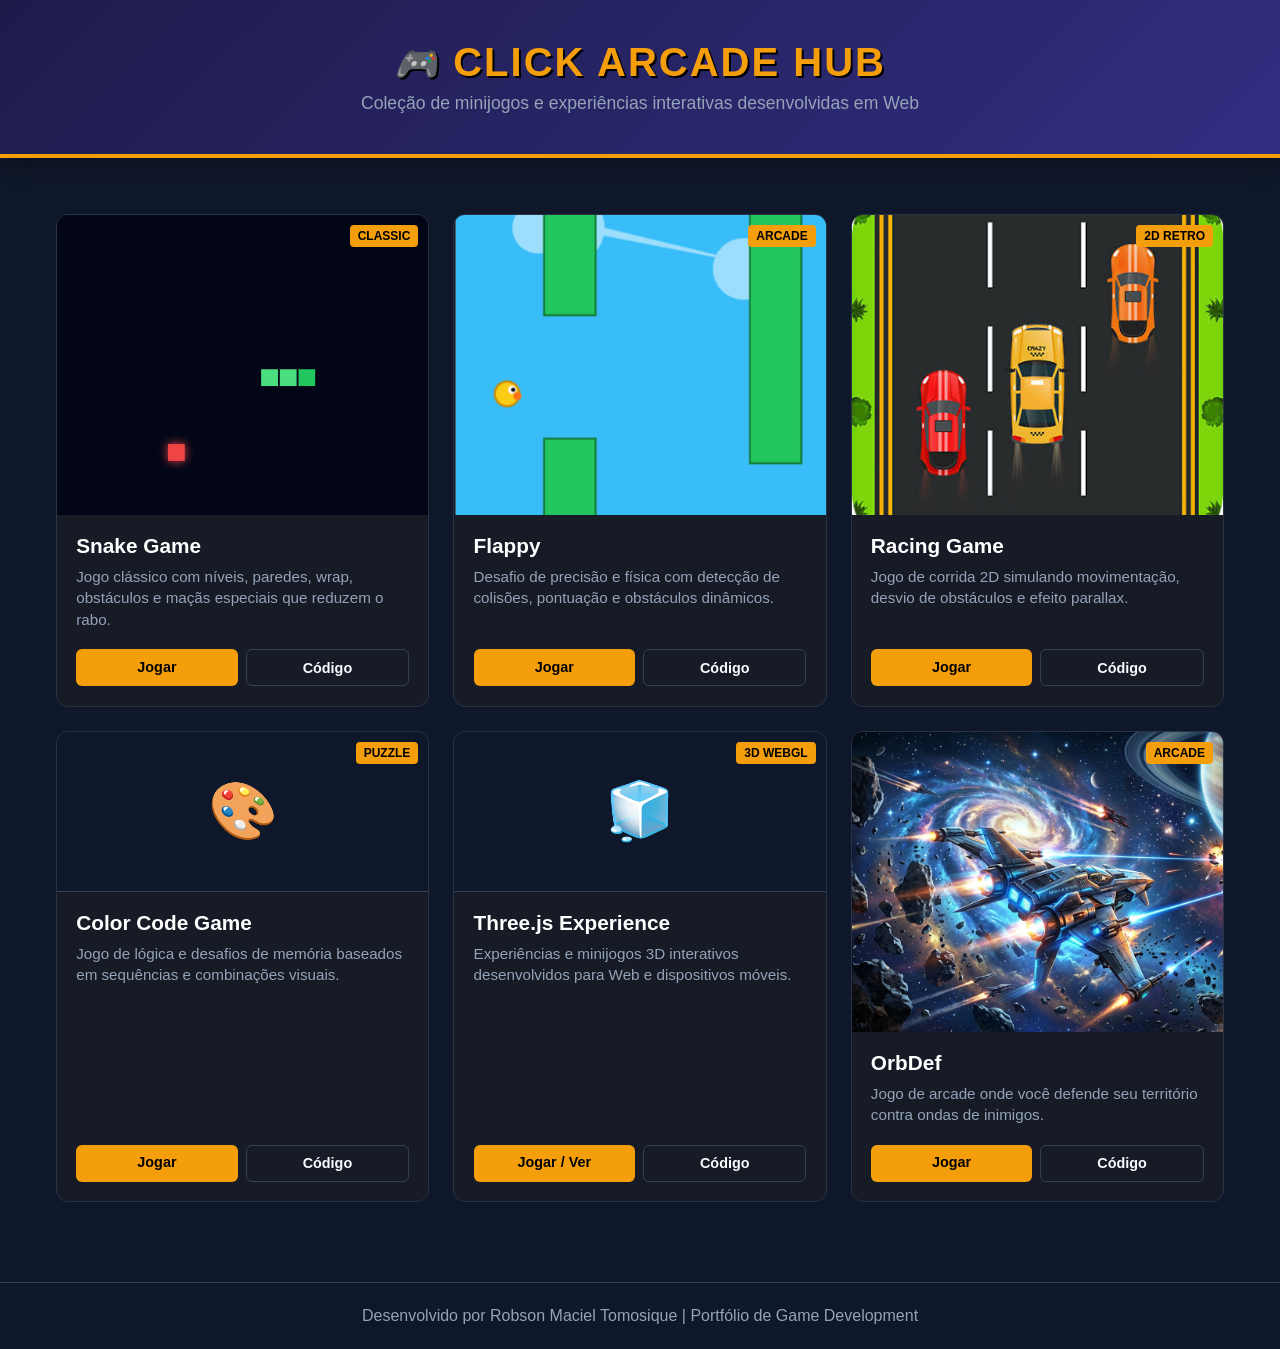
<file: index.html>
<!DOCTYPE html>
<html lang="pt-BR">
<head>
  <meta charset="UTF-8" />
  <meta name="viewport" content="width=device-width, initial-scale=1.0" />
  <title>Arcade Hub | Meus Jogos</title>
  <link rel="stylesheet" href="./style.css" />
</head>
<body>
 
  <header class="header">
  <h1>
    <!-- Ícone do Joystick animado (Lucide, FontAwesome ou SVG) -->
    <i class="lucide-gamepad-2 header-logo-icon">🎮</i> 
    CLICK ARCADE HUB
  </h1>
  <p>Coleção de minijogos e experiências interativas desenvolvidas em Web</p>
</header>

  <main class="container">
    <div class="grid-games">
      
      <!-- Jogo 1: Snake Game -->
      <article class="game-card">
        <div class="game-thumb-container">
          <img src="click-arcade-hub/assets/img/snake-game-preview.png" alt="Snake Game Preview">
          <span class="badge">Classic</span>
        </div>
        <div class="card-body">
          <h3>Snake Game</h3>
          <p>Jogo clássico com níveis, paredes, wrap, obstáculos e maçãs especiais que reduzem o rabo.</p>
          <div class="card-actions">
            <a href="click-arcade-hub/games/snake/index.html" class="btn btn-play">Jogar</a>
            <a href="https://github.com/RobsonMT2018/arcade-hub/tree/main/click-arcade-hub/games/snake" target="_blank" class="btn btn-code">Código</a>
          </div>
        </div>
      </article>

      <!-- Jogo 2: Flappy Bird -->
      <article class="game-card">
        <div class="game-thumb-container">
          <img src="click-arcade-hub/assets/img/flappy-game-preview.png" alt="Flappy Bird Preview">
          <span class="badge">Arcade</span>
        </div>
        <div class="card-body">
          <h3>Flappy</h3>
          <p>Desafio de precisão e física com detecção de colisões, pontuação e obstáculos dinâmicos.</p>
          <div class="card-actions">
            <a href="click-arcade-hub/games/flappy/index.html" class="btn btn-play">Jogar</a>
            <a href="https://github.com/RobsonMT2018/arcade-hub/tree/main/games/flappy" target="_blank" class="btn btn-code">Código</a>
          </div>
        </div>
      </article>

      <!-- Jogo 3: Racing Game -->
      <article class="game-card">
        <div class="game-thumb-container">
              <img src="click-arcade-hub/assets/img/racing-game-preview.png" alt="Racing Game Preview">
          <span class="badge">2D Retro</span>
        </div>
        <div class="card-body">
          <h3>Racing Game</h3>
          <p>Jogo de corrida 2D simulando movimentação, desvio de obstáculos e efeito parallax.</p>
          <div class="card-actions">
            <a href="click-arcade-hub/games/racing/index.html" class="btn btn-play">Jogar</a>
            <a href="https://github.com/RobsonMT2018/arcade-hub/tree/main/games/racing" target="_blank" class="btn btn-code">Código</a>
          </div>
        </div>
      </article>

      <!-- Jogo 4: Color Code Game -->
      <article class="game-card">
        <div class="card-banner">
          🎨
          <span class="badge">Puzzle</span>
        </div>
        <div class="card-body">
          <h3>Color Code Game</h3>
          <p>Jogo de lógica e desafios de memória baseados em sequências e combinações visuais.</p>
          <div class="card-actions">
            <a href="click-arcade-hub/games/color-code/index.html" class="btn btn-play">Jogar</a>
            <a href="https://github.com/RobsonMT2018/arcade-hub/tree/main/games/color-code" target="_blank" class="btn btn-code">Código</a>
          </div>
        </div>
      </article>

      <!-- Jogo 5: Three.js Experience -->
      <article class="game-card">
        <div class="card-banner">
          🧊
          <span class="badge">3D WebGL</span>
        </div>
        <div class="card-body">
          <h3>Three.js Experience</h3>
          <p>Experiências e minijogos 3D interativos desenvolvidos para Web e dispositivos móveis.</p>
          <div class="card-actions">
            <a href="click-arcade-hub/games/threejs/index.html" class="btn btn-play">Jogar / Ver</a>
            <a href="https://github.com/RobsonMT2018/arcade-hub/tree/main/games/threejs" target="_blank" class="btn btn-code">Código</a>
          </div>
        </div>
      </article>

      <!-- Jogo 6: OrbDef-->
       <article class="game-card">
           <div class="game-thumb-container">
           <img src="click-arcade-hub/assets/img/orbdef-game-preview.png" alt="OrbDef Preview">
          <span class="badge">Arcade</span>
        </div>
        <div class="card-body">
          <h3>OrbDef</h3>
          <p>Jogo de arcade onde você defende seu território contra ondas de inimigos.</p>
          <div class="card-actions">
            <a href="click-arcade-hub/games/orbdef/index.html" class="btn btn-play">Jogar</a>
            <a href="https://github.com/RobsonMT2018/arcade-hub/tree/main/games/orbdef" target="_blank" class="btn btn-code">Código</a>
          </div>
        </div>
      </article>
    </div>
  </main>

  <footer>
    <p>Desenvolvido por Robson Maciel Tomosique | Portfólio de Game Development</p>
  </footer>

</body>
</html>
</file>
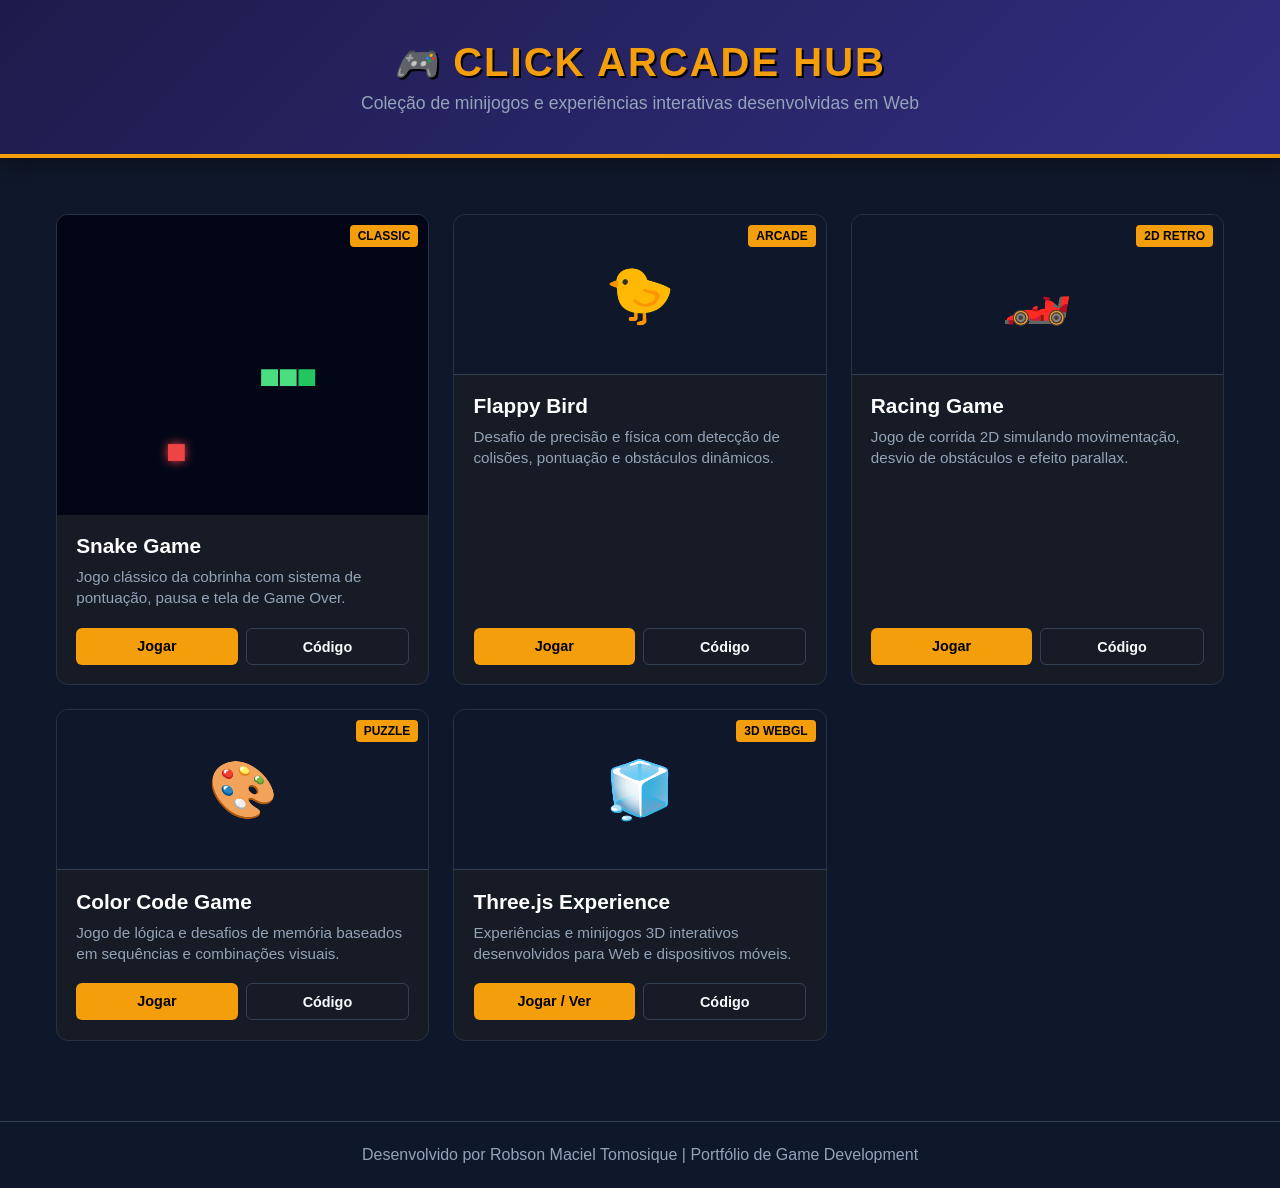
<file: click-arcade-hub/index.html>
<!DOCTYPE html>
<html lang="pt-BR">
<head>
  <meta charset="UTF-8" />
  <meta name="viewport" content="width=device-width, initial-scale=1.0" />
  <title>Arcade Hub | Meus Jogos</title>

</head>
<body>
  <link rel="stylesheet" href="./style.css" />
 
  <header class="header">
  <h1>
    <!-- Ícone do Joystick animado (Lucide, FontAwesome ou SVG) -->
    <i class="lucide-gamepad-2 header-logo-icon">🎮</i> 
    CLICK ARCADE HUB
  </h1>
  <p>Coleção de minijogos e experiências interativas desenvolvidas em Web</p>
</header>

  <main class="container">
    <div class="grid-games">
      
      <!-- Jogo 1: Snake Game -->
      <article class="game-card">
        <div class="game-thumb-container">
          <img src="assets/img/snake-game-preview.png" alt="Snake Game Preview">
          <span class="badge">Classic</span>
        </div>
        <div class="card-body">
          <h3>Snake Game</h3>
          <p>Jogo clássico da cobrinha com sistema de pontuação, pausa e tela de Game Over.</p>
          <div class="card-actions">
            <a href="./games/snake/index.html" class="btn btn-play">Jogar</a>
            <a href="https://github.com/RobsonMT2018/arcade-hub/tree/main/games/snake" target="_blank" class="btn btn-code">Código</a>
          </div>
        </div>
      </article>

      <!-- Jogo 2: Flappy Bird -->
      <article class="game-card">
        <div class="card-banner">
          🐤
          <span class="badge">Arcade</span>
        </div>
        <div class="card-body">
          <h3>Flappy Bird</h3>
          <p>Desafio de precisão e física com detecção de colisões, pontuação e obstáculos dinâmicos.</p>
          <div class="card-actions">
            <a href="./games/flappy/index.html" class="btn btn-play">Jogar</a>
            <a href="https://github.com/RobsonMT2018/arcade-hub/tree/main/games/flappy" target="_blank" class="btn btn-code">Código</a>
          </div>
        </div>
      </article>

      <!-- Jogo 3: Racing Game -->
      <article class="game-card">
        <div class="card-banner">
          🏎️
          <span class="badge">2D Retro</span>
        </div>
        <div class="card-body">
          <h3>Racing Game</h3>
          <p>Jogo de corrida 2D simulando movimentação, desvio de obstáculos e efeito parallax.</p>
          <div class="card-actions">
            <a href="./games/racing/index.html" class="btn btn-play">Jogar</a>
            <a href="https://github.com/RobsonMT2018/arcade-hub/tree/main/games/racing" target="_blank" class="btn btn-code">Código</a>
          </div>
        </div>
      </article>

      <!-- Jogo 4: Color Code Game -->
      <article class="game-card">
        <div class="card-banner">
          🎨
          <span class="badge">Puzzle</span>
        </div>
        <div class="card-body">
          <h3>Color Code Game</h3>
          <p>Jogo de lógica e desafios de memória baseados em sequências e combinações visuais.</p>
          <div class="card-actions">
            <a href="./games/color-code/index.html" class="btn btn-play">Jogar</a>
            <a href="https://github.com/RobsonMT2018/arcade-hub/tree/main/games/color-code" target="_blank" class="btn btn-code">Código</a>
          </div>
        </div>
      </article>

      <!-- Jogo 5: Three.js Experience -->
      <article class="game-card">
        <div class="card-banner">
          🧊
          <span class="badge">3D WebGL</span>
        </div>
        <div class="card-body">
          <h3>Three.js Experience</h3>
          <p>Experiências e minijogos 3D interativos desenvolvidos para Web e dispositivos móveis.</p>
          <div class="card-actions">
            <a href="./games/threejs/index.html" class="btn btn-play">Jogar / Ver</a>
            <a href="https://github.com/RobsonMT2018/arcade-hub/tree/main/games/threejs" target="_blank" class="btn btn-code">Código</a>
          </div>
        </div>
      </article>

    </div>
  </main>

  <footer>
    <p>Desenvolvido por Robson Maciel Tomosique | Portfólio de Game Development</p>
  </footer>

</body>
</html>
</file>
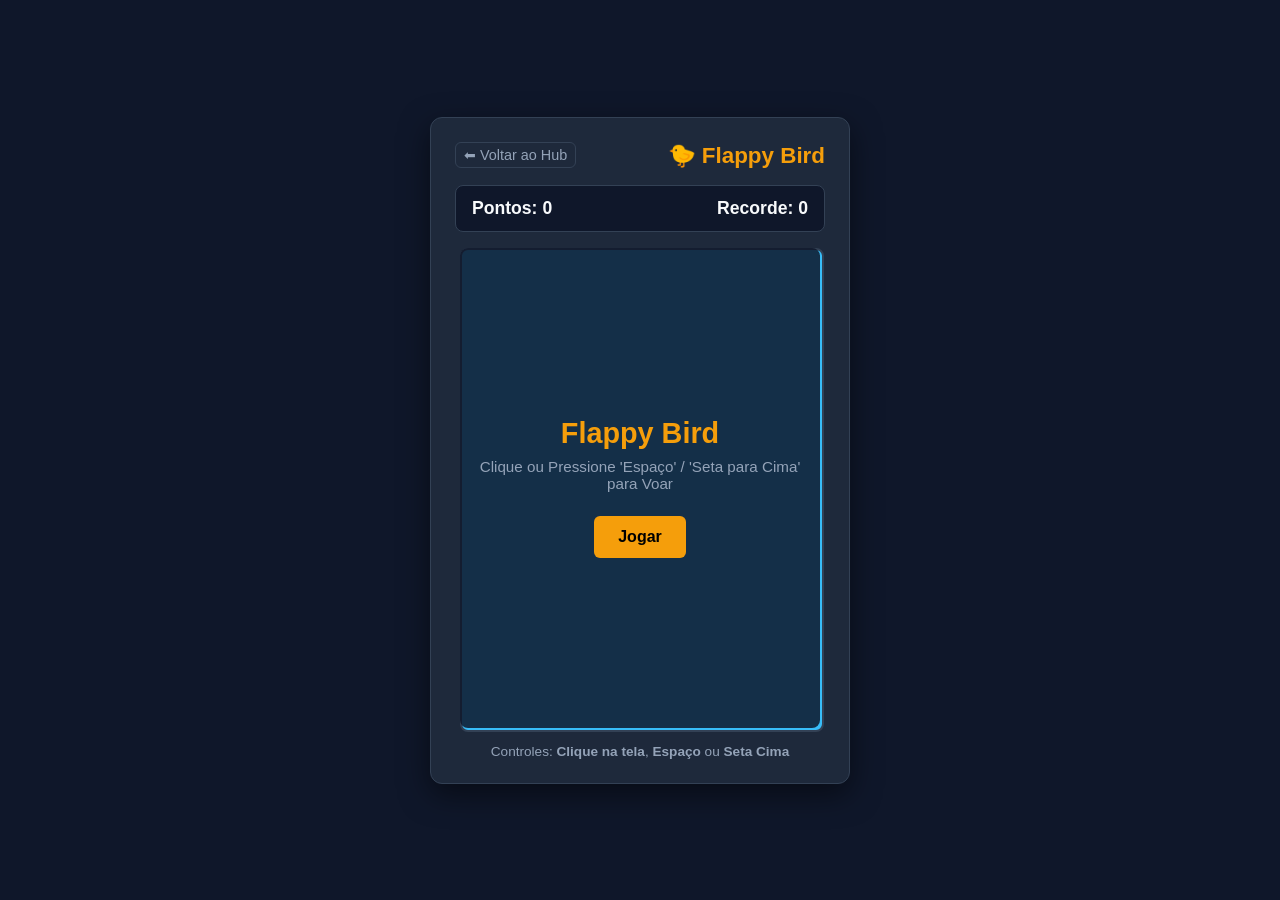
<file: games/flappy/index.html>
<!DOCTYPE html>
<html lang="pt-BR">
<head>
  <meta charset="UTF-8" />
  <meta name="viewport" content="width=device-width, initial-scale=1.0" />
  <title>Flappy Bird | Arcade Hub</title>
  <link rel="stylesheet" href="style.css" />
</head>
<body>

  <div class="game-container">
    <div class="header">
      <a href="../../index.html" class="back-btn">⬅ Voltar ao Hub</a>
      <h1>🐤 Flappy Bird</h1>
    </div>

    <div class="scoreboard">
      <div>Pontos: <span id="score">0</span></div>
      <div>Recorde: <span id="high-score">0</span></div>
    </div>

    <div class="canvas-wrapper">
      <canvas id="flappyCanvas" width="360" height="480"></canvas>

      <!-- Overlay de Game Over / Start -->
      <div id="overlay" class="overlay">
        <h2 id="overlay-title">Flappy Bird</h2>
        <p id="overlay-msg">Clique ou Pressione 'Espaço' / 'Seta para Cima' para Voar</p>
        <button id="start-btn" onclick="startGame()">Jogar</button>
      </div>
    </div>

    <div class="controls-info">
      <p>Controles: <strong>Clique na tela</strong>, <strong>Espaço</strong> ou <strong>Seta Cima</strong></p>
    </div>
  </div>

  <script src="flappy.js"></script>
</body>
</html>
</file>
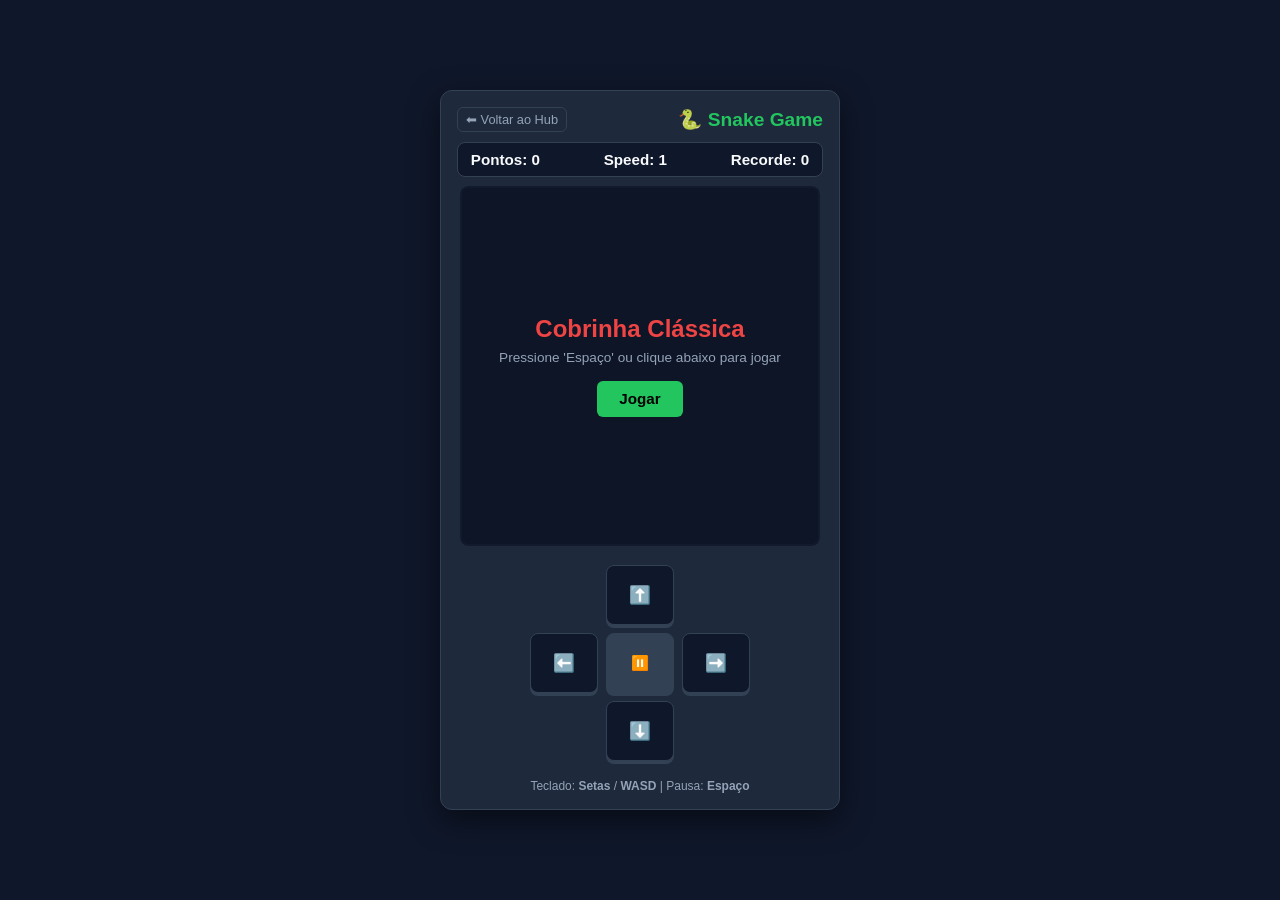
<file: games/snake/index.html>
<!DOCTYPE html>
<html lang="pt-BR">
<head>
  <meta charset="UTF-8" />
  <meta name="viewport" content="width=device-width, initial-scale=1.0, maximum-scale=1.0, user-scalable=no" />
  <title>Snake Game | Arcade Hub</title>
  <link rel="stylesheet" href="style.css" />
</head>
<body>

  <div class="game-container">
    <div class="header">
      <a href="../../index.html" class="back-btn">⬅ Voltar ao Hub</a>
      <h1>🐍 Snake Game</h1>
    </div>

    <div class="scoreboard">
      <div>Pontos: <span id="score">0</span></div>
      <div>Speed: <span id="speed">1</span></div>
      <div>Recorde: <span id="high-score">0</span></div>
    </div>

    <div class="canvas-wrapper">
      <canvas id="snakeCanvas" width="400" height="400"></canvas>
      
      <!-- Overlay de Game Over / Start -->
      <div id="overlay" class="overlay">
        <h2 id="overlay-title">Cobrinha Clássica</h2>
        <p id="overlay-msg">Pressione 'Espaço' ou clique abaixo para jogar</p>
        <button id="start-btn" onclick="startGame()">Jogar</button>
      </div>
    </div>

    <!-- Controles Virtuais para Celular / Touch -->
    <div class="touch-controls">
      <button class="dpad-btn" id="btn-up">⬆️</button>
      <button class="dpad-btn" id="btn-left">⬅️</button>
      <button class="dpad-btn pause-btn" id="btn-pause">⏸️</button>
      <button class="dpad-btn" id="btn-right">➡️</button>
      <button class="dpad-btn" id="btn-down">⬇️</button>
    </div>

    <div class="controls-info">
      <p>Teclado: <strong>Setas</strong> / <strong>WASD</strong> | Pausa: <strong>Espaço</strong></p>
    </div>
  </div>

  <script src="snake.js"></script>
</body>
</html>
</file>
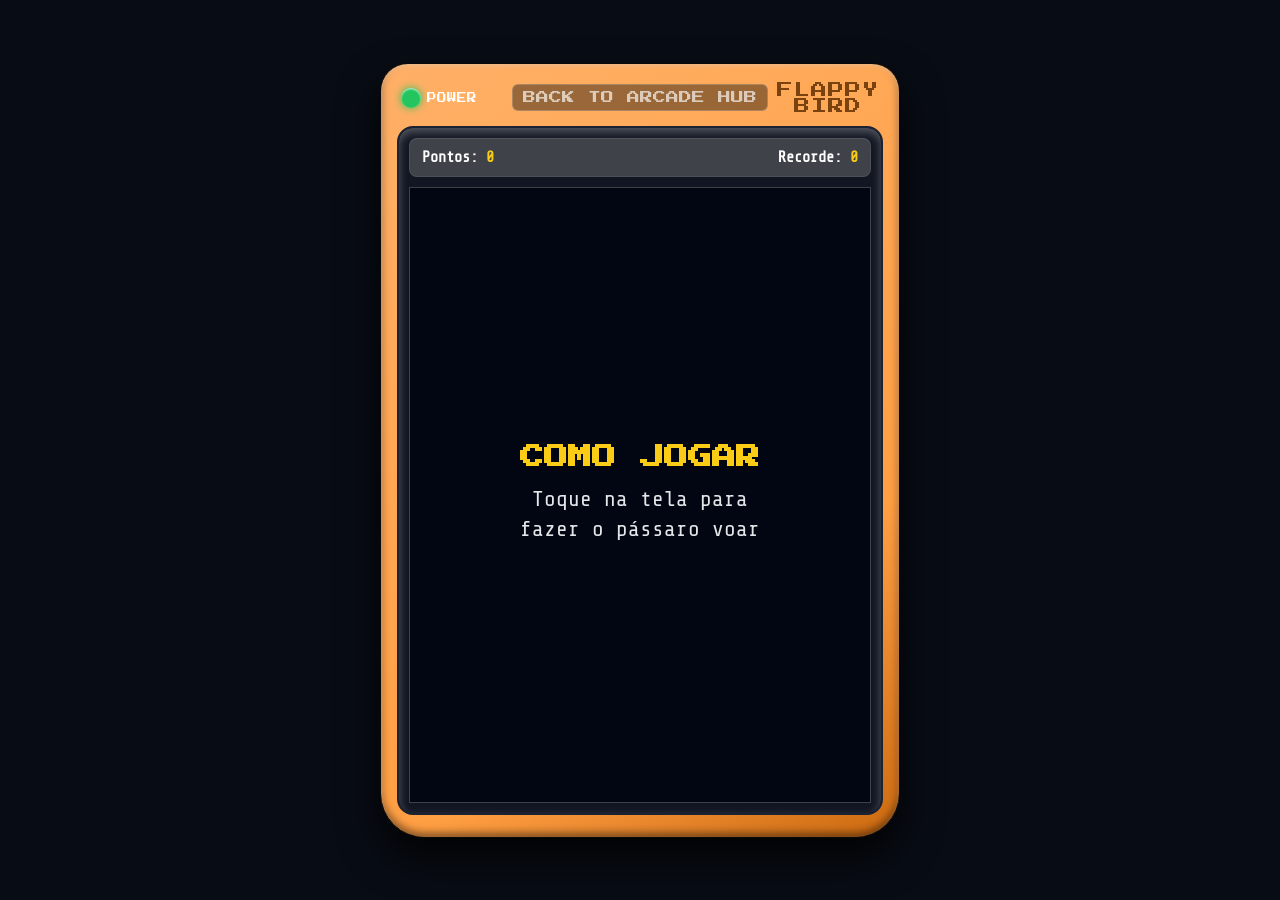
<file: click-arcade-hub/games/flappy/index.html>
<!DOCTYPE html>
<html lang="pt-BR">
<head>
  <meta charset="UTF-8" />
  <meta name="viewport" content="width=device-width, initial-scale=1.0" />
  <title>Flappy Bird | Arcade Hub</title>
  <link rel="stylesheet" href="style.css" />
  <link rel="preconnect" href="https://fonts.googleapis.com">
  <link rel="preconnect" href="https://fonts.gstatic.com" crossorigin>
  <link href="https://fonts.googleapis.com/css2?family=Press+Start+2P&family=Share+Tech+Mono&display=swap" rel="stylesheet">
</head>
<body>

  <div class="gameboy-device theme-orange">
    <div class="console-header">
      <div class="power-indicator">
        <span class="power-led"></span>
        <span class="power-label">POWER</span>
      </div>

      <a href="../../../index.html" class="back-hub-btn" title="Voltar ao Hub">
        BACK TO ARCADE HUB
      </a>

      <div class="console-title">FLAPPY BIRD</div>
    </div>

    <div class="screen-bezel">
      <div class="scoreboard">
        <div>Pontos: <span id="score">0</span></div>
        <div>Recorde: <span id="high-score">0</span></div>
      </div>

      <div class="canvas-wrapper" id="game-area">
        <canvas id="flappyCanvas" width="360" height="480"></canvas>

        <div id="overlay" class="overlay">
          <h2 id="overlay-title">COMO JOGAR</h2>
          <p id="overlay-msg">Toque na tela para fazer o pássaro voar</p>
        </div>
      </div>
    </div>
  </div>

  <script src="flappy.js"></script>
</body>
</html>
</file>
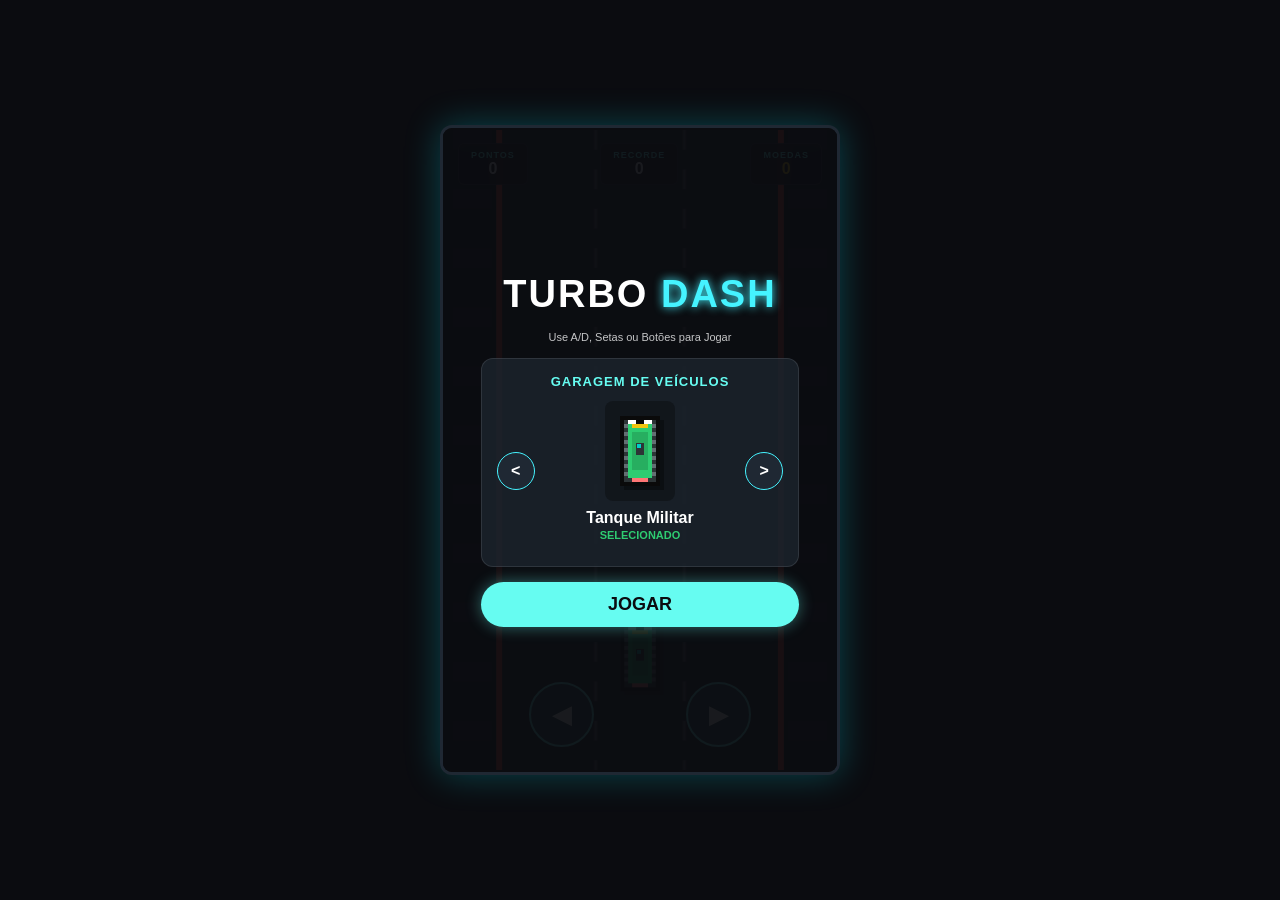
<file: click-arcade-hub/games/racing/index.html>
<!DOCTYPE html>
<html lang="pt-BR">
<head>
  <meta charset="UTF-8" />
  <meta name="viewport" content="width=device-width, initial-scale=1.0, maximum-scale=1.0, user-scalable=no" />
  <title>Turbo Dash 2D - Arcade Racing</title>
  <link rel="stylesheet" href="style.css" />
</head>
<body>

  <div id="game-container">
    <canvas id="gameCanvas" width="400" height="650"></canvas>
    
    <!-- HUD Superior -->
    <div id="ui">
      <div class="hud-box">
        <span class="hud-label">PONTOS</span>
        <span id="score">0</span>
      </div>
      <div class="hud-box">
        <span class="hud-label">RECORDE</span>
        <span id="high-score">0</span>
      </div>
      <div class="hud-box coin-hud">
        <span class="hud-label">MOEDAS</span>
        <span id="coins">0</span>
      </div>
    </div>

    <!-- Indicador de Power-up Ativo -->
    <div id="powerup-bar" class="hidden">
      <span id="powerup-name">TURBO</span>
      <div id="powerup-progress"></div>
    </div>

    <!-- Controles Touch na Parte Inferior (Esquerda / Direita) -->
    <div id="touch-controls">
      <button id="btn-left" class="touch-btn">◀</button>
      <button id="btn-right" class="touch-btn">▶</button>
    </div>

    <!-- Tela Inicial / Garagem de Seleção -->
    <div id="menu-screen">
      <h1 class="title">TURBO <span>DASH</span></h1>
      <p class="subtitle">Use A/D, Setas ou Botões para Jogar</p>
      
      <div class="shop-container">
        <h3>GARAGEM DE VEÍCULOS</h3>
        <div class="car-selector">
          <button id="prev-car" class="nav-btn">&lt;</button>
          
          <div id="car-preview-box">
            <!-- Canvas interativo para renderizar o carro escolhido -->
            <canvas id="previewCanvas" width="60" height="90"></canvas>
            <div id="car-details">
              <span id="car-name">Tanque Verde</span>
              <span id="car-status" class="status-owned">SELECIONADO</span>
            </div>
          </div>

          <button id="next-car" class="nav-btn">&gt;</button>
        </div>
        <button id="buy-btn" class="action-btn buy-action hidden">COMPRAR (50 🪙)</button>
      </div>

      <button id="start-btn" class="action-btn play-btn">JOGAR</button>
    </div>

    <!-- Tela de Game Over -->
    <div id="game-over-screen" class="hidden">
      <h1 class="danger-text">BATIDA!</h1>
      <div class="result-box">
        <p>Pontuação: <strong id="final-score">0</strong></p>
        <p>Moedas Coletadas: <strong id="final-coins">0</strong></p>
        <p class="new-record hidden" id="new-record-tag">🏆 NOVO RECORDE!</p>
      </div>
      <button id="restart-btn" class="action-btn">CORRER NOVAMENTE</button>
    </div>
  </div>

  <script src="script.js"></script>
</body>
</html>
</file>
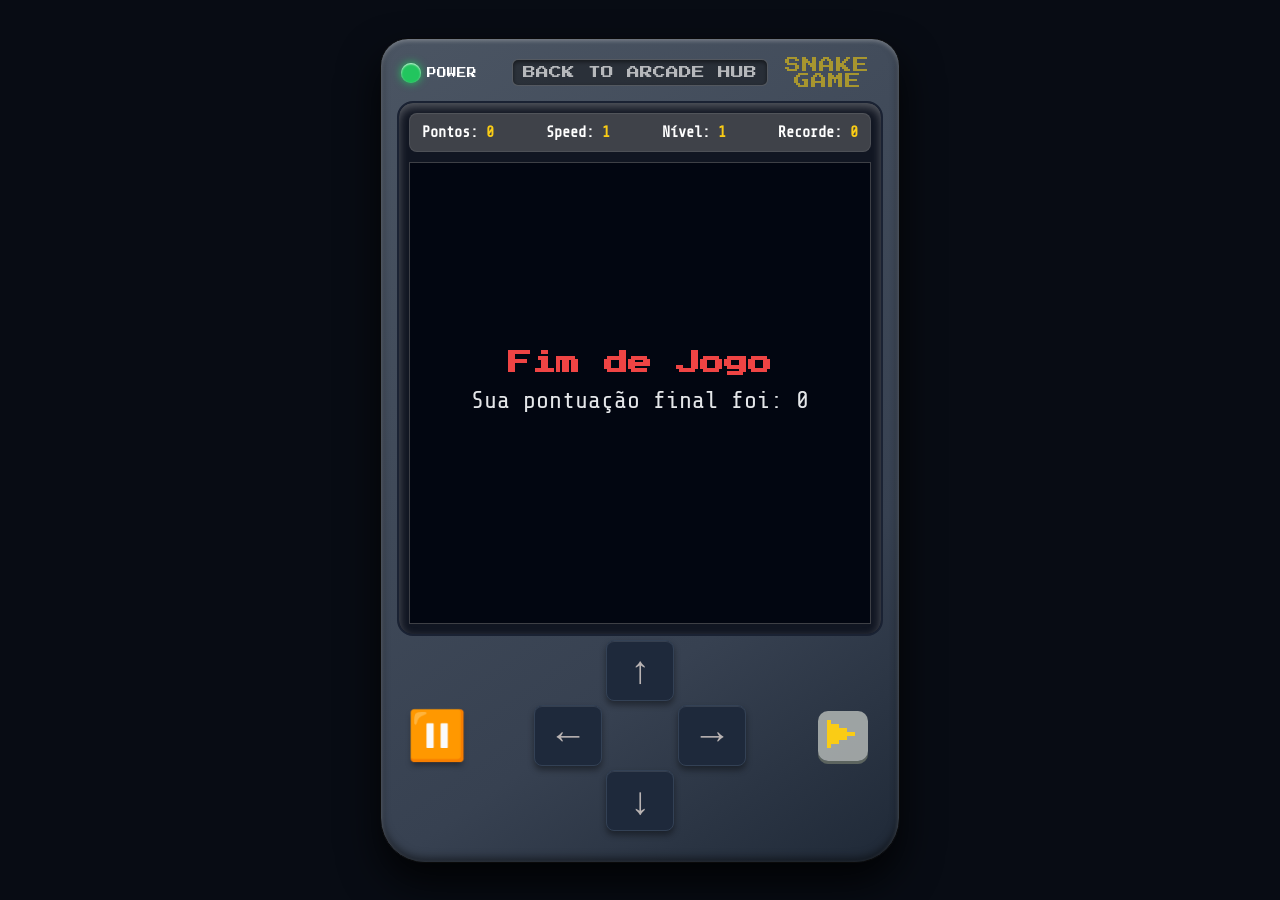
<file: click-arcade-hub/games/snake/index.html>
<!DOCTYPE html>
<html lang="pt-BR">
<head>
  <meta charset="UTF-8" />
  <meta name="viewport" content="width=device-width, initial-scale=1.0, maximum-scale=1.0, user-scalable=no" />
  <title>Snake Game | Arcade Hub</title>
  <link rel="stylesheet" href="style.css" />
  <link rel="preconnect" href="https://fonts.googleapis.com">
  <link rel="preconnect" href="https://fonts.gstatic.com" crossorigin>
  <link href="https://fonts.googleapis.com/css2?family=Press+Start+2P&family=Share+Tech+Mono&display=swap" rel="stylesheet">
</head>
<body>

  <!-- Estrutura principal do console Game Boy estilo arcade -->
  <div class="gameboy-device theme-gray">
    
    <!-- Cabeçalho com indicador de energia, botão de retorno e nome do jogo -->
    <div class="console-header">
      <div class="power-indicator">
        <span class="power-led"></span>
        <span class="power-label">POWER</span>
      </div>

      <a href="../../../index.html" class="back-hub-btn" title="Voltar ao Hub">
       BACK TO ARCADE HUB 
      </a>

      <div class="console-title">SNAKE GAME</div>
    </div>

    <!-- Área interna da tela do console e painel do jogo -->
    <div class="screen-bezel">
      
      <!-- Placar com pontuação, velocidade, nível e recorde -->
      <div class="scoreboard">
        <div>Pontos: <span id="score">0</span></div>
        <div>Speed: <span id="speed">1</span></div>
        <div>Nível: <span id="level">1</span></div>
        <div>Recorde: <span id="high-score">0</span></div>
      </div>

      <!-- área do canvas onde o jogo é desenhado -->
      <div class="canvas-wrapper">
        <canvas id="snakeCanvas" width="400" height="400"></canvas>
        
        <!-- Sobreposição que mostra mensagens do jogo, como pausa, início e fim -->
        <div id="overlay" class="overlay">
          <h2 id="overlay-title">Fim de Jogo</h2>
          <p id="overlay-msg">Sua pontuação final foi: <span id="final-score">0</span></p>
        </div>
      </div>
    </div>

    <!-- Área inferior com os botões de controle do jogo -->
    <div class="controls-layout">
      
      <!-- Botão de pausa localizado à esquerda -->
      <div class="side-btn-wrapper left">
        <button class="action-btn" id="btn-pause" aria-label="Pausa">⏸️</button>
      </div>

      <!-- D-pad central para mover a cobra em todas as direções -->
      <div class="dpad-container">
        <button class="dpad-btn dpad-up" id="btn-up" aria-label="Cima">↑</button>
        <button class="dpad-btn dpad-left" id="btn-left" aria-label="Esquerda">←</button>

        <button class="dpad-btn dpad-right" id="btn-right" aria-label="Direita">→</button>
        <button class="dpad-btn dpad-down" id="btn-down" aria-label="Baixo">↓</button>
      </div>

      <!-- Botão principal para iniciar ou reiniciar a partida -->
      <div class="side-btn-wrapper right">
        <button class="action-btn play-btn" id="start-btn" type="button" onclick="">▶️</button>
      </div>

    </div>

  </div>

  <script src="snake.js" defer></script>
</body>
</html>
</file>
<file: style.css>
:root {
      --bg-color: #0f172a;
      --card-bg: #1e293b;
      --accent-color: #f59e0b;
      --text-color: #f8fafc;
      --text-muted: #94a3b8;
      --border-color: #334155;
    }

    * {
      box-sizing: border-box;
      margin: 0;
      padding: 0;
      font-family: 'Segoe UI', Tahoma, Geneva, Verdana, sans-serif;
    }

    body {
      background-color: var(--bg-color);
      color: var(--text-color);
      min-height: 100vh;
      display: flex;
      flex-direction: column;
    }

    header {
      background: linear-gradient(135deg, #1e1b4b, #312e81);
      padding: 2.5rem 1rem;
      text-align: center;
      border-bottom: 4px solid var(--accent-color);
      box-shadow: 0 4px 20px rgba(0, 0, 0, 0.4);
    }

    header h1 {
      font-size: 2.5rem;
      color: var(--accent-color);
      text-transform: uppercase;
      letter-spacing: 2px;
      text-shadow: 2px 2px 0px #000;
    }

    header p {
      color: var(--text-muted);
      margin-top: 0.5rem;
      font-size: 1.1rem;
    }

    .container {
      max-width: 1200px;
      margin: 2rem auto;
      padding: 0 1rem;
      width: 100%;
      flex: 1;
    }

    .grid-games {
      display: grid;
      grid-template-columns: repeat(auto-fit, minmax(280px, 1fr));
      gap: 1.5rem;
      margin-top: 1.5rem;
    }

    .game-card {
      background-color: var(--card-bg);
      border: 1px solid var(--border-color);
      border-radius: 12px;
      overflow: hidden;
      transition: transform 0.2s ease, box-shadow 0.2s ease;
      display: flex;
      flex-direction: column;
    }

    .game-card:hover {
      transform: translateY(-5px);
      box-shadow: 0 10px 25px rgba(245, 158, 11, 0.2);
      border-color: var(--accent-color);
    }

    .card-banner {
      height: 160px;
      background-color: #0f172a;
      display: flex;
      align-items: center;
      justify-content: center;
      font-size: 3.5rem;
      border-bottom: 1px solid var(--border-color);
      position: relative;
    }

    .badge {
      position: absolute;
      top: 10px;
      right: 10px;
      background-color: var(--accent-color);
      color: #000;
      font-weight: bold;
      font-size: 0.75rem;
      padding: 4px 8px;
      border-radius: 4px;
      text-transform: uppercase;
    }

    .card-body {
      padding: 1.2rem;
      display: flex;
      flex-direction: column;
      flex: 1;
    }

    .card-body h3 {
      font-size: 1.3rem;
      margin-bottom: 0.5rem;
      color: #fff;
    }

    .card-body p {
      color: var(--text-muted);
      font-size: 0.95rem;
      line-height: 1.4;
      margin-bottom: 1.2rem;
      flex: 1;
    }

    .card-actions {
      display: flex;
      gap: 0.5rem;
    }

    .btn {
      flex: 1;
      text-align: center;
      padding: 0.6rem 1rem;
      border-radius: 6px;
      text-decoration: none;
      font-weight: 600;
      font-size: 0.9rem;
      transition: background 0.2s;
    }

    .btn-play {
      background-color: var(--accent-color);
      color: #000;
    }

    .btn-play:hover {
      background-color: #d97706;
    }

    .btn-code {
      background-color: transparent;
      color: var(--text-color);
      border: 1px solid var(--border-color);
    }

    .btn-code:hover {
      background-color: var(--border-color);
    }

    footer {
      text-align: center;
      padding: 1.5rem;
      color: var(--text-muted);
      border-top: 1px solid var(--border-color);
      margin-top: 3rem;
    }


    /* ===================================================
   1. ANIMAÇÃO DO JOYSTICK NO CABEÇALHO
   =================================================== */
.header-logo-icon {
  display: inline-block;
  font-size: 2.2rem;
  color: #ff9800; /* Cor de destaque (laranja) */
  animation: floatJoystick 3s ease-in-out infinite, pulseGlow 2s infinite alternate;
  transform-origin: center;
}

/* Efeito de flutuação suave e leve rotação */
@keyframes floatJoystick {
  0% {
    transform: translateY(0px) rotate(0deg);
  }
  50% {
    transform: translateY(-6px) rotate(-5deg);
  }
  100% {
    transform: translateY(0px) rotate(0deg);
  }
}

/* Efeito de brilho pulsante */
@keyframes pulseGlow {
  from {
    filter: drop-shadow(0 0 2px rgba(255, 152, 0, 0.4));
  }
  to {
    filter: drop-shadow(0 0 10px rgba(255, 152, 0, 0.9));
  }
}

/* ===================================================
   2. GALERIA E CARDS COM IMAGENS (THUMBNAILS)
   =================================================== */
.game-card {
  background-color: #161b26;
  border: 1px solid #2a3245;
  border-radius: 12px;
  overflow: hidden; /* Garante que a imagem não saia da borda arredondada */
  transition: transform 0.3s ease, box-shadow 0.3s ease;
  display: flex;
  flex-direction: column;
}

.game-card:hover {
  transform: translateY(-5deg);
  box-shadow: 0 10px 20px rgba(0, 0, 0, 0.5);
}

/* Recipiente da Imagem do Jogo */
.game-thumb-container {
  width: 100%;
  height: 300px;
  position: relative;
  overflow: hidden;
  background-color: #0f131d;
}

.game-thumb-container img {
  width: 100%;
  height: 100%;
  object-fit: cover; /* Ajusta a imagem sem distorcer */
  transition: transform 0.4s ease;
}

/* Efeito Zoom na Imagem ao passar o mouse */
.game-card:hover .game-thumb-container img {
  transform: scale(1.08);
}

/* Badge/Tag de Categoria sobreposta à imagem */
.game-badge {
  position: absolute;
  top: 10px;
  right: 10px;
  background: rgba(18, 22, 32, 0.85);
  border: 1px solid #ff9800;
  color: #ff9800;
  padding: 4px 8px;
  font-size: 0.75rem;
  font-weight: bold;
  border-radius: 4px;
  backdrop-filter: blur(4px);
}

/* Conteúdo abaixo da Imagem */
.game-content {
  padding: 10px;
  display: flex;
  flex-direction: column;
  flex-grow: 1;
}

.game-title {
  color: #fff;
  font-size: 1.2rem;
  margin-bottom: 8px;
}

.game-description {
  color: #a0aec0;
  font-size: 0.88rem;
  margin-bottom: 16px;
  flex-grow: 1;
}

.game-actions {
  display: flex;
  gap: 10px;
}
</file>
<file: click-arcade-hub/style.css>
:root {
      --bg-color: #0f172a;
      --card-bg: #1e293b;
      --accent-color: #f59e0b;
      --text-color: #f8fafc;
      --text-muted: #94a3b8;
      --border-color: #334155;
    }

    * {
      box-sizing: border-box;
      margin: 0;
      padding: 0;
      font-family: 'Segoe UI', Tahoma, Geneva, Verdana, sans-serif;
    }

    body {
      background-color: var(--bg-color);
      color: var(--text-color);
      min-height: 100vh;
      display: flex;
      flex-direction: column;
    }

    header {
      background: linear-gradient(135deg, #1e1b4b, #312e81);
      padding: 2.5rem 1rem;
      text-align: center;
      border-bottom: 4px solid var(--accent-color);
      box-shadow: 0 4px 20px rgba(0, 0, 0, 0.4);
    }

    header h1 {
      font-size: 2.5rem;
      color: var(--accent-color);
      text-transform: uppercase;
      letter-spacing: 2px;
      text-shadow: 2px 2px 0px #000;
    }

    header p {
      color: var(--text-muted);
      margin-top: 0.5rem;
      font-size: 1.1rem;
    }

    .container {
      max-width: 1200px;
      margin: 2rem auto;
      padding: 0 1rem;
      width: 100%;
      flex: 1;
    }

    .grid-games {
      display: grid;
      grid-template-columns: repeat(auto-fit, minmax(280px, 1fr));
      gap: 1.5rem;
      margin-top: 1.5rem;
    }

    .game-card {
      background-color: var(--card-bg);
      border: 1px solid var(--border-color);
      border-radius: 12px;
      overflow: hidden;
      transition: transform 0.2s ease, box-shadow 0.2s ease;
      display: flex;
      flex-direction: column;
    }

    .game-card:hover {
      transform: translateY(-5px);
      box-shadow: 0 10px 25px rgba(245, 158, 11, 0.2);
      border-color: var(--accent-color);
    }

    .card-banner {
      height: 160px;
      background-color: #0f172a;
      display: flex;
      align-items: center;
      justify-content: center;
      font-size: 3.5rem;
      border-bottom: 1px solid var(--border-color);
      position: relative;
    }

    .badge {
      position: absolute;
      top: 10px;
      right: 10px;
      background-color: var(--accent-color);
      color: #000;
      font-weight: bold;
      font-size: 0.75rem;
      padding: 4px 8px;
      border-radius: 4px;
      text-transform: uppercase;
    }

    .card-body {
      padding: 1.2rem;
      display: flex;
      flex-direction: column;
      flex: 1;
    }

    .card-body h3 {
      font-size: 1.3rem;
      margin-bottom: 0.5rem;
      color: #fff;
    }

    .card-body p {
      color: var(--text-muted);
      font-size: 0.95rem;
      line-height: 1.4;
      margin-bottom: 1.2rem;
      flex: 1;
    }

    .card-actions {
      display: flex;
      gap: 0.5rem;
    }

    .btn {
      flex: 1;
      text-align: center;
      padding: 0.6rem 1rem;
      border-radius: 6px;
      text-decoration: none;
      font-weight: 600;
      font-size: 0.9rem;
      transition: background 0.2s;
    }

    .btn-play {
      background-color: var(--accent-color);
      color: #000;
    }

    .btn-play:hover {
      background-color: #d97706;
    }

    .btn-code {
      background-color: transparent;
      color: var(--text-color);
      border: 1px solid var(--border-color);
    }

    .btn-code:hover {
      background-color: var(--border-color);
    }

    footer {
      text-align: center;
      padding: 1.5rem;
      color: var(--text-muted);
      border-top: 1px solid var(--border-color);
      margin-top: 3rem;
    }


    /* ===================================================
   1. ANIMAÇÃO DO JOYSTICK NO CABEÇALHO
   =================================================== */
.header-logo-icon {
  display: inline-block;
  font-size: 2.2rem;
  color: #ff9800; /* Cor de destaque (laranja) */
  animation: floatJoystick 3s ease-in-out infinite, pulseGlow 2s infinite alternate;
  transform-origin: center;
}

/* Efeito de flutuação suave e leve rotação */
@keyframes floatJoystick {
  0% {
    transform: translateY(0px) rotate(0deg);
  }
  50% {
    transform: translateY(-6px) rotate(-5deg);
  }
  100% {
    transform: translateY(0px) rotate(0deg);
  }
}

/* Efeito de brilho pulsante */
@keyframes pulseGlow {
  from {
    filter: drop-shadow(0 0 2px rgba(255, 152, 0, 0.4));
  }
  to {
    filter: drop-shadow(0 0 10px rgba(255, 152, 0, 0.9));
  }
}

/* ===================================================
   2. GALERIA E CARDS COM IMAGENS (THUMBNAILS)
   =================================================== */
.game-card {
  background-color: #161b26;
  border: 1px solid #2a3245;
  border-radius: 12px;
  overflow: hidden; /* Garante que a imagem não saia da borda arredondada */
  transition: transform 0.3s ease, box-shadow 0.3s ease;
  display: flex;
  flex-direction: column;
}

.game-card:hover {
  transform: translateY(-5deg);
  box-shadow: 0 10px 20px rgba(0, 0, 0, 0.5);
}

/* Recipiente da Imagem do Jogo */
.game-thumb-container {
  width: 100%;
  height: 300px;
  position: relative;
  overflow: hidden;
  background-color: #0f131d;
}

.game-thumb-container img {
  width: 100%;
  height: 100%;
  object-fit: cover; /* Ajusta a imagem sem distorcer */
  transition: transform 0.4s ease;
}

/* Efeito Zoom na Imagem ao passar o mouse */
.game-card:hover .game-thumb-container img {
  transform: scale(1.08);
}

/* Badge/Tag de Categoria sobreposta à imagem */
.game-badge {
  position: absolute;
  top: 10px;
  right: 10px;
  background: rgba(18, 22, 32, 0.85);
  border: 1px solid #ff9800;
  color: #ff9800;
  padding: 4px 8px;
  font-size: 0.75rem;
  font-weight: bold;
  border-radius: 4px;
  backdrop-filter: blur(4px);
}

/* Conteúdo abaixo da Imagem */
.game-content {
  padding: 10px;
  display: flex;
  flex-direction: column;
  flex-grow: 1;
}

.game-title {
  color: #fff;
  font-size: 1.2rem;
  margin-bottom: 8px;
}

.game-description {
  color: #a0aec0;
  font-size: 0.88rem;
  margin-bottom: 16px;
  flex-grow: 1;
}

.game-actions {
  display: flex;
  gap: 10px;
}
</file>
<file: games/flappy/style.css>
:root {
  --bg-color: #0f172a;
  --card-bg: #1e293b;
  --accent-color: #f59e0b;
  --text-color: #f8fafc;
  --text-muted: #94a3b8;
  --border-color: #334155;
}

* {
  box-sizing: border-box;
  margin: 0;
  padding: 0;
  font-family: 'Segoe UI', Tahoma, Geneva, Verdana, sans-serif;
}

body {
  background-color: var(--bg-color);
  color: var(--text-color);
  min-height: 100vh;
  display: flex;
  justify-content: center;
  align-items: center;
}

.game-container {
  background-color: var(--card-bg);
  padding: 1.5rem;
  border-radius: 12px;
  border: 1px solid var(--border-color);
  box-shadow: 0 10px 30px rgba(0, 0, 0, 0.5);
  display: flex;
  flex-direction: column;
  align-items: center;
  max-width: 420px;
  width: 100%;
}

.header {
  width: 100%;
  display: flex;
  justify-content: space-between;
  align-items: center;
  margin-bottom: 1rem;
}

.header h1 {
  font-size: 1.4rem;
  color: var(--accent-color);
}

.back-btn {
  color: var(--text-muted);
  text-decoration: none;
  font-size: 0.9rem;
  border: 1px solid var(--border-color);
  padding: 4px 8px;
  border-radius: 6px;
  transition: 0.2s;
}

.back-btn:hover {
  color: #fff;
  border-color: var(--accent-color);
}

.scoreboard {
  width: 100%;
  display: flex;
  justify-content: space-between;
  background-color: #0f172a;
  padding: 0.75rem 1rem;
  border-radius: 8px;
  font-weight: bold;
  font-size: 1.1rem;
  margin-bottom: 1rem;
  border: 1px solid var(--border-color);
}

.canvas-wrapper {
  position: relative;
  width: 360px;
  height: 480px;
}

canvas {
  background-color: #38bdf8; /* Azul Céu */
  border: 2px solid var(--border-color);
  border-radius: 8px;
  display: block;
}

.overlay {
  position: absolute;
  top: 0;
  left: 0;
  width: 100%;
  height: 100%;
  background: rgba(15, 23, 42, 0.85);
  display: flex;
  flex-direction: column;
  justify-content: center;
  align-items: center;
  border-radius: 8px;
  text-align: center;
  padding: 1rem;
}

.overlay h2 {
  font-size: 1.8rem;
  color: var(--accent-color);
  margin-bottom: 0.5rem;
}

.overlay p {
  color: var(--text-muted);
  margin-bottom: 1.5rem;
  font-size: 0.95rem;
}

button {
  background-color: var(--accent-color);
  color: #000;
  border: none;
  padding: 0.75rem 1.5rem;
  font-size: 1rem;
  font-weight: bold;
  border-radius: 6px;
  cursor: pointer;
  transition: transform 0.1s, background 0.2s;
}

button:hover {
  background-color: #d97706;
  transform: scale(1.05);
}

.controls-info {
  margin-top: 1rem;
  font-size: 0.85rem;
  color: var(--text-muted);
  text-align: center;
}
</file>
<file: games/snake/style.css>
:root {
  --bg-color: #0f172a;
  --card-bg: #1e293b;
  --accent-color: #22c55e;
  --text-color: #f8fafc;
  --text-muted: #94a3b8;
  --border-color: #334155;
}

* {
  box-sizing: border-box;
  margin: 0;
  padding: 0;
  font-family: 'Segoe UI', Tahoma, Geneva, Verdana, sans-serif;
  user-select: none;
  -webkit-user-select: none;
}

body {
  background-color: var(--bg-color);
  color: var(--text-color);
  min-height: 100vh;
  display: flex;
  justify-content: center;
  align-items: center;
  padding: 8px;
}

.game-container {
  background-color: var(--card-bg);
  padding: 1rem;
  border-radius: 12px;
  border: 1px solid var(--border-color);
  box-shadow: 0 10px 30px rgba(0, 0, 0, 0.5);
  display: flex;
  flex-direction: column;
  align-items: center;
  max-width: 400px;
  width: 100%;
}

.header {
  width: 100%;
  display: flex;
  justify-content: space-between;
  align-items: center;
  margin-bottom: 0.6rem;
}

.header h1 {
  font-size: 1.2rem;
  color: var(--accent-color);
}

.back-btn {
  color: var(--text-muted);
  text-decoration: none;
  font-size: 0.8rem;
  border: 1px solid var(--border-color);
  padding: 4px 8px;
  border-radius: 6px;
  transition: 0.2s;
}

.back-btn:hover {
  color: #fff;
  border-color: var(--accent-color);
}

.scoreboard {
  width: 100%;
  display: flex;
  justify-content: space-between;
  background-color: #0f172a;
  padding: 0.5rem 0.8rem;
  border-radius: 8px;
  font-weight: bold;
  font-size: 0.95rem;
  margin-bottom: 0.6rem;
  border: 1px solid var(--border-color);
}

.canvas-wrapper {
  position: relative;
  width: 100%;
  max-width: 360px;
  aspect-ratio: 1 / 1;
}

canvas {
  background-color: #020617;
  border: 2px solid var(--border-color);
  border-radius: 8px;
  display: block;
  width: 100%;
  height: 100%;
}

.overlay {
  position: absolute;
  top: 0;
  left: 0;
  width: 100%;
  height: 100%;
  background: rgba(15, 23, 42, 0.9);
  display: flex;
  flex-direction: column;
  justify-content: center;
  align-items: center;
  border-radius: 8px;
  text-align: center;
  padding: 1rem;
}

.overlay h2 {
  font-size: 1.5rem;
  color: #ef4444;
  margin-bottom: 0.4rem;
}

.overlay p {
  color: var(--text-muted);
  margin-bottom: 1rem;
  font-size: 0.85rem;
}

#start-btn {
  background-color: var(--accent-color);
  color: #000;
  border: none;
  padding: 0.6rem 1.4rem;
  font-size: 0.95rem;
  font-weight: bold;
  border-radius: 6px;
  cursor: pointer;
  transition: transform 0.1s, background 0.2s;
}

#start-btn:hover {
  background-color: #16a34a;
  transform: scale(1.05);
}
/* --- Layout do D-Pad Ampliado para Celular --- */
.touch-controls {
  display: grid;
  grid-template-columns: repeat(3, 68px); /* Aumentado de 50px para 68px */
  grid-template-rows: repeat(3, 60px);   /* Aumentado de 45px para 60px */
  gap: 8px;
  justify-content: center;
  align-items: center;
  margin-top: 1.2rem;
  margin-bottom: 0.5rem;
}

/* Posições corretas da Cruz Direcional */
#btn-up { grid-column: 2; grid-row: 1; }
#btn-left { grid-column: 1; grid-row: 2; }
#btn-pause { grid-column: 2; grid-row: 2; }
#btn-right { grid-column: 3; grid-row: 2; }
#btn-down { grid-column: 2; grid-row: 3; }

.dpad-btn {
  width: 100%;
  height: 100%;
  background-color: #1e293b;
  border: 2px solid #334155;
  color: #ffffff;
  font-size: 1.5rem; /* Ícones das setas bem maiores e visíveis */
  border-radius: 12px;
  display: flex;
  align-items: center;
  justify-content: center;
  cursor: pointer;
  touch-action: manipulation;
  box-shadow: 0 4px 0 #0f172a, inset 0 1px 0 rgba(255, 255, 255, 0.1);
  transition: all 0.08s ease;
}

/* Efeito ao Clicar / Tocar no Botão */
.dpad-btn:active {
  background-color: #22c55e;
  border-color: #4ade80;
  color: #000;
  transform: translateY(3px);
  box-shadow: 0 1px 0 #0f172a, 0 0 12px rgba(34, 197, 94, 0.6);
}

.pause-btn {
  background-color: #334155;
  border-color: #475569;
  font-size: 1.2rem;
}

.pause-btn:active {
  background-color: #f59e0b;
  border-color: #fbbf24;
  box-shadow: 0 1px 0 #0f172a, 0 0 12px rgba(245, 158, 11, 0.6);
}



/* Posição dos botões no Grid 3x3 */
#btn-up { grid-column: 2; grid-row: 1; }
#btn-left { grid-column: 1; grid-row: 2; }
#btn-pause { grid-column: 2; grid-row: 2; }
#btn-right { grid-column: 3; grid-row: 2; }
#btn-down { grid-column: 2; grid-row: 3; }

.dpad-btn {
  width: 100%;
  height: 100%;
  background-color: #0f172a;
  border: 1px solid var(--border-color);
  color: #f8fafc;
  font-size: 1.1rem;
  border-radius: 8px;
  display: flex;
  align-items: center;
  justify-content: center;
  cursor: pointer;
  touch-action: manipulation;
  box-shadow: 0 3px 0 var(--border-color);
  transition: all 0.1s ease;
}

.dpad-btn:active {
  background-color: var(--accent-color);
  color: #000;
  transform: translateY(2px);
  box-shadow: 0 1px 0 var(--border-color);
}

.pause-btn {
  background-color: #334155;
  font-size: 0.9rem;
}

.controls-info {
  margin-top: 0.6rem;
  font-size: 0.75rem;
  color: var(--text-muted);
  text-align: center;
}
</file>
<file: click-arcade-hub/games/flappy/style.css>
:root {
  --bg-color: #080c14;
  --bezel-bg: #111622;
  --bezel-border: #1a2233;
  --screen-bg: #030712;
  --yellow-accent: #facc15;
}

* {
  box-sizing: border-box;
  margin: 0;
  padding: 0;
  user-select: none;
  -webkit-user-select: none;
}

body {
  background-color: var(--bg-color);
  color: #ffffff;
  min-height: 100vh;
  display: flex;
  justify-content: center;
  align-items: center;
  padding: 18px 12px;
  font-family: 'Share Tech Mono', monospace;
}

.gameboy-device {
  width: min(92vw, 520px);
  padding: 18px 16px 22px;
  border-radius: 28px 28px 45px 45px;
  background: linear-gradient(145deg, #ffb067 0%, #ff9f43 70%, #cc6a10 100%);
  border: 1px solid #0a0a0a;
  box-shadow: 0 20px 40px rgba(0, 0, 0, 0.8), inset 0 2px 4px rgba(255, 255, 255, 0.3), inset 0 -4px 8px rgba(0, 0, 0, 0.5);
  display: flex;
  flex-direction: column;
  align-items: center;
}

.console-header {
  width: 100%;
  display: grid;
  grid-template-columns: 1fr auto 1fr;
  align-items: center;
  gap: 8px;
  margin-bottom: 12px;
  padding: 0 4px;
}

.power-indicator {
  display: flex;
  align-items: center;
  gap: 6px;
}

.power-led {
  width: 20px;
  height: 20px;
  background-color: #22c55e;
  border-radius: 50%;
  box-shadow: 0 0 8px #22c55e, inset 0 1px 2px rgba(255, 255, 255, 0.8);
}

.power-label,
.back-hub-btn,
.console-title,
.overlay h2 {
  font-family: 'Press Start 2P', monospace;
}

.power-label {
  font-size: 0.6rem;
}

.back-hub-btn {
  background: rgba(0, 0, 0, 0.4);
  border: 1px solid rgba(255, 255, 255, 0.2);
  color: #ffffffa9;
  text-decoration: none;
  font-size: clamp(0.56rem, 1.4vw, 0.8rem);
  padding: 6px 10px;
  border-radius: 6px;
  text-align: center;
  white-space: nowrap;
}

.back-hub-btn:hover {
  background: rgba(0, 0, 0, 0.7);
  border-color: rgba(255, 255, 255, 0.5);
}

.console-title {
  color: #7a420e;
  font-size: 1rem;
  letter-spacing: 1px;
  text-align: center;
  justify-self: end;
}

.screen-bezel {
  width: 100%;
  padding: 10px;
  background-color: var(--bezel-bg);
  border: 2px solid var(--bezel-border);
  border-radius: 16px;
  box-shadow: inset 0 4px 10px rgba(216, 216, 216, 0.35);
  display: flex;
  flex-direction: column;
  align-items: center;
}

.scoreboard {
  width: 100%;
  display: flex;
  justify-content: space-between;
  gap: 10px;
  padding: 10px 12px;
  margin-bottom: 10px;
  background-color: rgba(124, 124, 124, 0.438);
  border: 1px solid rgba(255, 255, 255, 0.08);
  border-radius: 8px;
  font-weight: bold;
  font-size: clamp(0.7rem, 1.6vw, 0.95rem);
}

.scoreboard span {
  color: var(--yellow-accent);
}

.canvas-wrapper {
  position: relative;
  width: 100%;
  aspect-ratio: 3 / 4;
  overflow: hidden;
  background-color: var(--screen-bg);
  border: 1px solid #80808077;
  touch-action: none;
  cursor: pointer;
}

canvas {
  display: block;
  width: 100%;
  height: 100%;
}

.overlay {
  position: absolute;
  inset: 0;
  background: rgba(3, 7, 18, 0.25);
  display: flex;
  flex-direction: column;
  justify-content: center;
  align-items: center;
  padding: 16px;
  text-align: center;
  cursor: pointer;
}

.overlay h2 {
  margin-bottom: 16px;
  color: var(--yellow-accent);
  font-size: clamp(1rem, 4vw, 1.5rem);
}

.overlay p {
  max-width: 280px;
  color: #e4e6e9;
  font-size: clamp(1rem, 4vw, 1.35rem);
  line-height: 1.35;
}

@media (max-width: 480px) {
  body {
    padding: 12px 8px;
  }

  .gameboy-device {
    width: min(96vw, 420px);
    padding: 14px 12px 18px;
  }

  .console-header {
    grid-template-columns: 1fr;
    justify-items: center;
  }

  .power-indicator,
  .console-title {
    justify-self: center;
  }

  .back-hub-btn {
    order: 2;
    width: 100%;
  }

  .screen-bezel {
    padding: 8px;
  }
}

@media (max-width: 360px) {
  .scoreboard {
    justify-content: center;
    flex-wrap: wrap;
    text-align: center;
  }
}
</file>
<file: click-arcade-hub/games/racing/style.css>
* {
  box-sizing: border-box;
  margin: 0;
  padding: 0;
  user-select: none;
  -webkit-user-select: none;
  touch-action: manipulation;
}

body {
  background-color: #0b0c10;
  color: #fff;
  font-family: 'Segoe UI', Tahoma, Geneva, Verdana, sans-serif;
  display: flex;
  align-items: center;
  justify-content: center;
  min-height: 100vh;
  overflow: hidden;
}

#game-container {
  position: relative;
  border: 3px solid #1f2833;
  box-shadow: 0 0 35px rgba(0, 238, 255, 0.25);
  border-radius: 12px;
  overflow: hidden;
  background: #111;
  width: 400px;
  height: 650px;
  max-width: 100vw;
  max-height: 100vh;
}

canvas#gameCanvas {
  display: block;
  width: 100%;
  height: 100%;
  object-fit: contain;
}

/* HUD Superior */
#ui {
  position: absolute;
  top: 15px;
  left: 15px;
  right: 15px;
  display: flex;
  justify-content: space-between;
  pointer-events: none;
  z-index: 5;
}

.hud-box {
  background: rgba(15, 15, 26, 0.8);
  backdrop-filter: blur(4px);
  padding: 6px 12px;
  border-radius: 6px;
  border: 1px solid rgba(255, 255, 255, 0.1);
  display: flex;
  flex-direction: column;
  align-items: center;
  font-weight: 800;
  font-size: 16px;
}

.hud-label {
  font-size: 9px;
  color: #66fcf1;
  letter-spacing: 1px;
}

.coin-hud {
  color: #f1c40f;
}

/* Barra de Power-up */
#powerup-bar {
  position: absolute;
  top: 75px;
  left: 50%;
  transform: translateX(-50%);
  width: 180px;
  background: rgba(0, 0, 0, 0.85);
  border: 1px solid #45f3ff;
  border-radius: 20px;
  padding: 4px;
  text-align: center;
  font-size: 10px;
  font-weight: bold;
  z-index: 5;
}

#powerup-progress {
  height: 5px;
  background: #45f3ff;
  border-radius: 10px;
  width: 100%;
  transition: width 0.1s linear;
}

/* Controles Touch na Parte Inferior */
#touch-controls {
  position: absolute;
  bottom: 25px;
  left: 0;
  right: 0;
  display: flex;
  justify-content: space-around;
  padding: 0 40px;
  pointer-events: none;
  z-index: 10;
}

.touch-btn {
  pointer-events: auto;
  width: 65px;
  height: 65px;
  border-radius: 50%;
  background: rgba(102, 252, 241, 0.2);
  border: 2px solid #66fcf1;
  color: #fff;
  font-size: 26px;
  display: flex;
  align-items: center;
  justify-content: center;
  backdrop-filter: blur(4px);
  cursor: pointer;
  outline: none;
  transition: transform 0.1s, background 0.1s;
}

.touch-btn:active {
  background: rgba(102, 252, 241, 0.6);
  transform: scale(0.92);
}

/* Telas de Overlay (Menu & Game Over) */
#menu-screen, #game-over-screen {
  position: absolute;
  inset: 0;
  background: rgba(11, 12, 16, 0.94);
  display: flex;
  flex-direction: column;
  align-items: center;
  justify-content: center;
  gap: 15px;
  padding: 20px;
  text-align: center;
  z-index: 20;
}

.hidden {
  display: none !important;
}

.title {
  font-size: 38px;
  font-weight: 900;
  letter-spacing: 2px;
  color: #fff;
}

.title span {
  color: #45f3ff;
  text-shadow: 0 0 10px #45f3ff;
}

.subtitle {
  font-size: 11px;
  color: #c5c6c7;
}

/* Garagem / Loja */
.shop-container {
  background: rgba(31, 40, 51, 0.7);
  border: 1px solid rgba(255, 255, 255, 0.1);
  border-radius: 12px;
  padding: 15px;
  width: 90%;
}

.shop-container h3 {
  font-size: 13px;
  color: #66fcf1;
  margin-bottom: 12px;
  letter-spacing: 1px;
}

.car-selector {
  display: flex;
  align-items: center;
  justify-content: space-between;
  margin-bottom: 10px;
}

#car-preview-box {
  display: flex;
  flex-direction: column;
  align-items: center;
  gap: 8px;
}

#previewCanvas {
  background: rgba(0,0,0,0.3);
  border-radius: 8px;
  padding: 5px;
}

#car-details {
  display: flex;
  flex-direction: column;
  gap: 2px;
}

#car-name {
  font-weight: bold;
  font-size: 16px;
}

#car-status {
  font-size: 11px;
  font-weight: bold;
}

.status-owned { color: #2ecc71; }
.status-locked { color: #e74c3c; }

.nav-btn {
  background: #1f2833;
  border: 1px solid #45f3ff;
  color: #fff;
  width: 38px;
  height: 38px;
  border-radius: 50%;
  cursor: pointer;
  font-weight: bold;
  font-size: 16px;
}

.action-btn {
  padding: 12px 25px;
  font-size: 15px;
  font-weight: 800;
  color: #0b0c10;
  background: #66fcf1;
  border: none;
  border-radius: 25px;
  cursor: pointer;
  box-shadow: 0 0 15px rgba(102, 252, 241, 0.4);
  transition: all 0.2s;
}

.action-btn:hover {
  transform: scale(1.05);
  background: #45f3ff;
}

.buy-action {
  background: #f1c40f;
  box-shadow: 0 0 15px rgba(241, 196, 15, 0.4);
  margin-top: 5px;
}

.play-btn {
  width: 90%;
  font-size: 18px;
}

.danger-text {
  color: #ff3838;
  font-size: 36px;
  text-shadow: 0 0 15px rgba(255, 56, 56, 0.5);
}

.result-box {
  background: rgba(255,255,255,0.05);
  padding: 15px 25px;
  border-radius: 8px;
  font-size: 15px;
}

.new-record {
  color: #f1c40f;
  margin-top: 8px;
  font-weight: bold;
}
</file>
<file: click-arcade-hub/games/snake/style.css>
:root {
  /* Paleta de cores base do jogo e do console */
  --bg-color: #080c14;
  --bezel-bg: #111622;
  --bezel-border: #1a2233;
  --screen-bg: #030712;
  --btn-dark: #1e293b;
  --btn-border: #334155;
  --yellow-accent: #facc15;
}


* {
  box-sizing: border-box;
  margin: 0;
  padding: 0;
  user-select: none;
  -webkit-user-select: none;
}

body {
  /* Centraliza o console na página e define o fundo escuro da hub */
  background-color: var(--bg-color);
  color: #ffffff;
  min-height: 100vh;
  display: flex;
  justify-content: center;
  align-items: center;
  padding: 18px 12px;
  font-family: 'Share Tech Mono', monospace;
}

/* Corpo principal do console Game Boy */
.gameboy-device {
  width: min(92vw, 520px);
  max-width: 520px;
  border-radius: 28px 28px 45px 45px;
  padding: 18px 16px 26px;
  box-shadow: 
    0 20px 40px rgba(0, 0, 0, 0.8),
    inset 0 2px 4px rgba(255, 255, 255, 0.3),
    inset 0 -4px 8px rgba(0, 0, 0, 0.5);
  border: 1px solid #0a0a0a;
  display: flex;
  flex-direction: column;
  align-items: center;
  position: relative;
}

/* Temas de Cores */
.gameboy-device.theme-red {
  background: linear-gradient(145deg, #fa0015 0%, #b80512 70%, #80000a 100%);
}

.gameboy-device.theme-purple {
  background: linear-gradient(145deg, #a044ff 0%, #8a2be2 70%, #5b11a6 100%);
}

.gameboy-device.theme-gray {
  background: linear-gradient(145deg, #4b5563 0%, #374151 70%, #1f2937 100%);
}

.gameboy-device.theme-orange {
  background: linear-gradient(145deg, #ffb067 0%, #ff9f43 70%, #cc6a10 100%);
}

/* Cabeçalho com poder, navegação e nome do jogo */
.console-header {
  width: 100%;
  display: grid;
  grid-template-columns: 1fr auto 1fr;
  align-items: center;
  gap: 8px;
  margin-bottom: 12px;
  padding: 0 4px;
}

.power-indicator {
  display: flex;
  align-items: center;
  gap: 6px;
  justify-self: start;
}

.power-led {
  width:20px;
  height: 20px;
  background-color: #22c55e;
  border-radius: 50%;
  box-shadow: 0 0 8px #22c55e, inset 0 1px 2px rgba(255, 255, 255, 0.8);
}

.power-label {
  font-family: 'Press Start 2P', monospace;
  font-size: 0.6rem;
  color: #ffffff;
}

/* Botão Central "Voltar ao Hub" inserido no Topo */
.back-hub-btn {
  background: rgba(0, 0, 0, 0.4);
  border: 1px solid rgba(255, 255, 255, 0.2);
  color: #ffffffa9;
  text-decoration: none;
  font-family: 'Press Start 2P', monospace;
  font-size: clamp(0.56rem, 1.4vw, 0.8rem);
  padding: 6px 10px;
  border-radius: 6px;
  display: flex;
  align-items: center;
  justify-content: center;
  gap: 4px;
  box-shadow: inset 0 2px 4px rgba(0, 0, 0, 0.5);
  transition: background 0.2s, border-color 0.2s;
  text-align: center;
  white-space: nowrap;
}

.back-hub-btn:hover {
  background: rgba(0, 0, 0, 0.7);
  border-color: rgba(255, 255, 255, 0.5);
}

.console-title {
  font-family: 'Press Start 2P', monospace;
  font-size: 1rem;
  color: #b39e2ae5;
  letter-spacing: 1px;
  text-align: center;
  justify-self: end;
}

/* Moldura interna da tela do console */
.screen-bezel {
  background-color: var(--bezel-bg);
  width: 100%;
  border-radius: 16px;
  padding: 10px;
  border: 2px solid var(--bezel-border);
  box-shadow: inset 0 4px 10px rgba(216, 216, 216, 0.349);
  display: flex;
  flex-direction: column;
  align-items: center;
}

/* Placar com pontuação, velocidade, nível e recorde */
.scoreboard {
  width: 100%;
  display: flex;
  justify-content: space-between;
  gap: 10px;
  background-color: rgba(124, 124, 124, 0.438);
  padding: 10px 12px;
  border-radius: 8px;
  font-weight: bold;
  font-size: clamp(0.7rem, 1.6vw, 0.95rem);
  margin-bottom: 10px;
  border: 1px solid rgba(255, 255, 255, 0.08);
  flex-wrap: wrap;
}

.scoreboard div:nth-child(1) span { color: var(--yellow-accent); }
.scoreboard div:nth-child(2) span { color: var(--yellow-accent); }
.scoreboard div:nth-child(3) span { color: var(--yellow-accent); }
.scoreboard div:nth-child(4) span { color: var(--yellow-accent); }
/* Área do canvas e sobreposição mensagens do jogo */
.canvas-wrapper {
  position: relative;
  width: 100%;
  aspect-ratio: 1 / 1;
  background-color: var(--screen-bg);
  border-radius: 0px;
  overflow: hidden;
  border: 1px solid #80808077;
}

canvas {
  display: block;
  width: 100%;
  height: 100%;
}

.overlay {
  position: absolute;
  top: 0;
  left: 0;
  width: 100%;
  height: 100%;
  background: rgba(3, 7, 18, 0.94);
  display: flex;
  flex-direction: column;
  justify-content: center;
  align-items: center;
  text-align: center;
  padding: 16px;
}

.overlay h2 {
  font-family: 'Press Start 2P', monospace;
  font-size: 1.5rem;
  color: #ef4444;
  margin-bottom: 12px;
}

.overlay p {
  color: #e4e6e9;
  margin-bottom: 20px;
  font-size: 1.5rem;
}

#start-btn {
  background-color: #b1b6b3da;
  border: none;
  font-family: 'Press Start 2P', monospace;
  font-size: 2rem;
  border-radius: 10px;
  cursor: pointer;
  box-shadow: 0 3px 0 #5c645f;
}

#start-btn:active {
  transform: translateY(5px);
  box-shadow: 0 2px 0 #15803d;
}

/* Layout inferior com pausa, D-pad e botão de play */
.controls-layout {
  width: 100%;
  display: flex;
  justify-content: space-between;
  align-items: center;
  gap: 12px;
  margin-top: 0px;
  padding: 0 10px;
}

.side-btn-wrapper {
  display: flex;
  align-items: center;
  justify-content: center;
  width: 60px;
  flex-shrink: 0;
}

/* Botões de ação laterais, como pausa e início */
.action-btn {
  width: 50px;
  height: 50px;
  background-color: var(--btn-dark);
  border: 2px solid var(--btn-border);
  border-radius: px;
  color: var(--yellow-accent);
  font-size: 3rem;
  display: flex;
  align-items: center;
  justify-content: center;
  cursor: pointer;
  touch-action: none;
  box-shadow: inset 0 1px 0 rgba(255, 255, 255, 0.1), 0 4px 6px rgba(0, 0, 0, 0.4);
  transition: transform 0.08s;
}

.action-btn:active {
  transform: scale(1.25);
}

.play-btn {
  color: var(--yellow-accent);
}

/* D-pad em cruz para controle por toque ou mouse */
.dpad-container {
  display: grid;
  grid-template-columns: repeat(3, minmax(0, 1fr));
  grid-template-rows: repeat(3, minmax(42px, 1fr));
  width: min(100%, 220px);
  aspect-ratio: 1.1;
  gap: 4px;
  padding: 4px;
}

.dpad-btn {
  background-color: var(--btn-dark);
  border: 1px solid var(--btn-border);
  color: #b9b3b3;
  font-size: clamp(1.5rem, 3vw, 2.5rem);
  display: flex;
  align-items: center;
  justify-content: center;
  cursor: pointer;
  touch-action: none;
  box-shadow: inset 0 1px 0 rgba(255, 255, 255, 0.1), 0 4px 6px rgba(0, 0, 0, 0.4);
  width: 100%;
  height: 100%;
}

.dpad-up {
  grid-column: 2;
  grid-row: 1;
  border-radius: 8px;
}

.dpad-left {
  grid-column: 1;
  grid-row: 2;
  border-radius: 8px;
}

.dpad-right {
  grid-column: 3;
  grid-row: 2;
  border-radius: 8px;
}

.dpad-down {
  grid-column: 2;
  grid-row: 3;
  border-radius: 8px;
}

.dpad-btn:active {
  transform: scale(0.9);
  background-color: #0f172a;
}

@media (max-width: 480px) {
  body {
    padding: 12px 8px;
  }

  .gameboy-device {
    width: min(96vw, 420px);
    padding: 14px 12px 18px;
  }

  .console-header {
    grid-template-columns: 1fr;
    justify-items: center;
  }

  .power-indicator,
  .console-title {
    justify-self: center;
  }

  .back-hub-btn {
    order: 2;
    width: 100%;
  }

  .screen-bezel {
    padding: 8px;
  }

  .controls-layout {
    gap: 8px;
    padding: 0 4px;
  }

  .side-btn-wrapper {
    width: 50px;
  }

  .action-btn {
    width: 50px;
    height: 50px;
  }
}

@media (max-width: 360px) {
  .scoreboard {
    justify-content: center;
    text-align: center;
  }

  .dpad-container {
    width: min(100%, 180px);
  }
}
</file>
